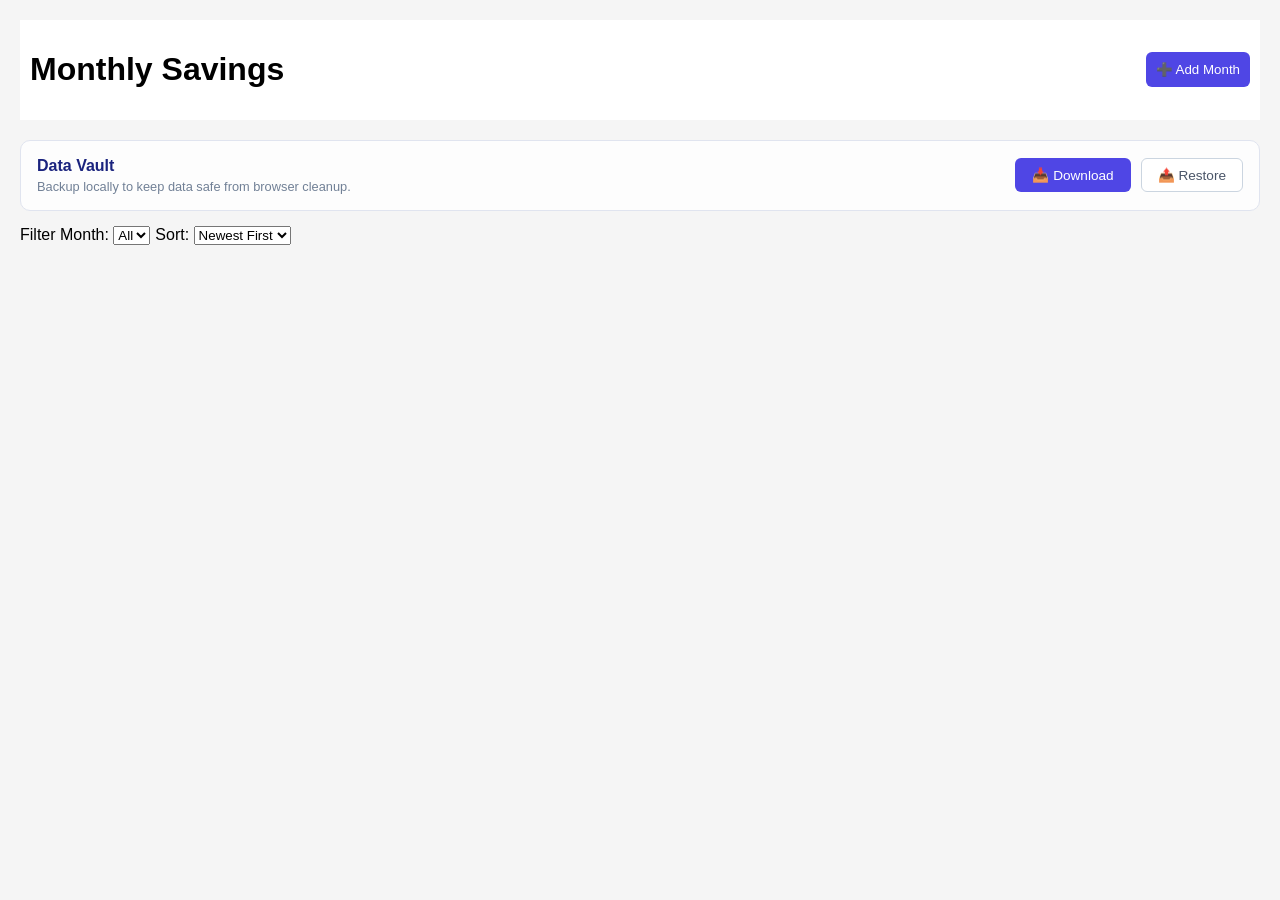
<file: SaveTrack App/index.html>
<!DOCTYPE html>
<html lang="en">
<head>
  <meta charset="UTF-8">
  <meta name="viewport" content="width=device-width, initial-scale=1.0">
  <meta name="mobile-web-app-capable" content="yes">
  <title>Monthly Savings</title>
  <link rel="stylesheet" href="style.css">
  <link rel="manifest" href="manifest.json">
  <script>
        if ('serviceWorker' in navigator) {
            window.addEventListener('load', () => {
                navigator.serviceWorker.register('service-worker.js')
                    .then(reg => console.log('Service Worker registered: ', reg))
                    .catch(err => console.log('Service Worker registration failed: ', err));
            });
        }
  </script>
</head>
<body>

<header>
  <h1>Monthly Savings</h1>
  <button onclick="location.href='add.html'">➕ Add Month</button>
</header>

<div class="data-vault-card">
    <div class="vault-info">
        <h3><i class="fas fa-database"></i> Data Vault</h3>
        <p>Backup locally to keep data safe from browser cleanup.</p>
    </div>
    <div class="vault-btns">
        <button onclick="exportData()" class="v-btn v-btn-primary">
            📥 Download
        </button>
        <input type="file" id="importFile" onchange="importData(event)" style="display:none;">
        <button onclick="document.getElementById('importFile').click()" class="v-btn v-btn-outline">
            📤 Restore
        </button>
    </div>
</div>

<div class="filters">
  <label>Filter Month:
    <select id="monthFilter">
      <option value="all">All</option>
    </select>
  </label>

  <label>Sort:
    <select id="sortOrder">
      <option value="desc">Newest First</option>
      <option value="asc">Oldest First</option>
    </select>
  </label>
</div>

<div id="cardContainer"></div>
 <!-- Action Modal -->
  <div id="actionModal" class="modal hidden">
    <div class="modal-content">
      <h3 id="modalMonth"></h3>
      <button id="viewBtn">👁️ View Details</button>
      <button id="editBtn">✏️ Edit Month</button>
      <button type="button" onclick="closeModal()">Cancel</button>
    </div>
  </div>

  <!-- Details Modal -->
  <div id="detailsModal" class="modal hidden">
    <div class="modal-content">
      <div id="detailsContent"></div>
      <button type="button" onclick="closeDetails()">Close</button>
    </div>
  </div>

<script src="script.js"></script>
</body>
</html>
</file>
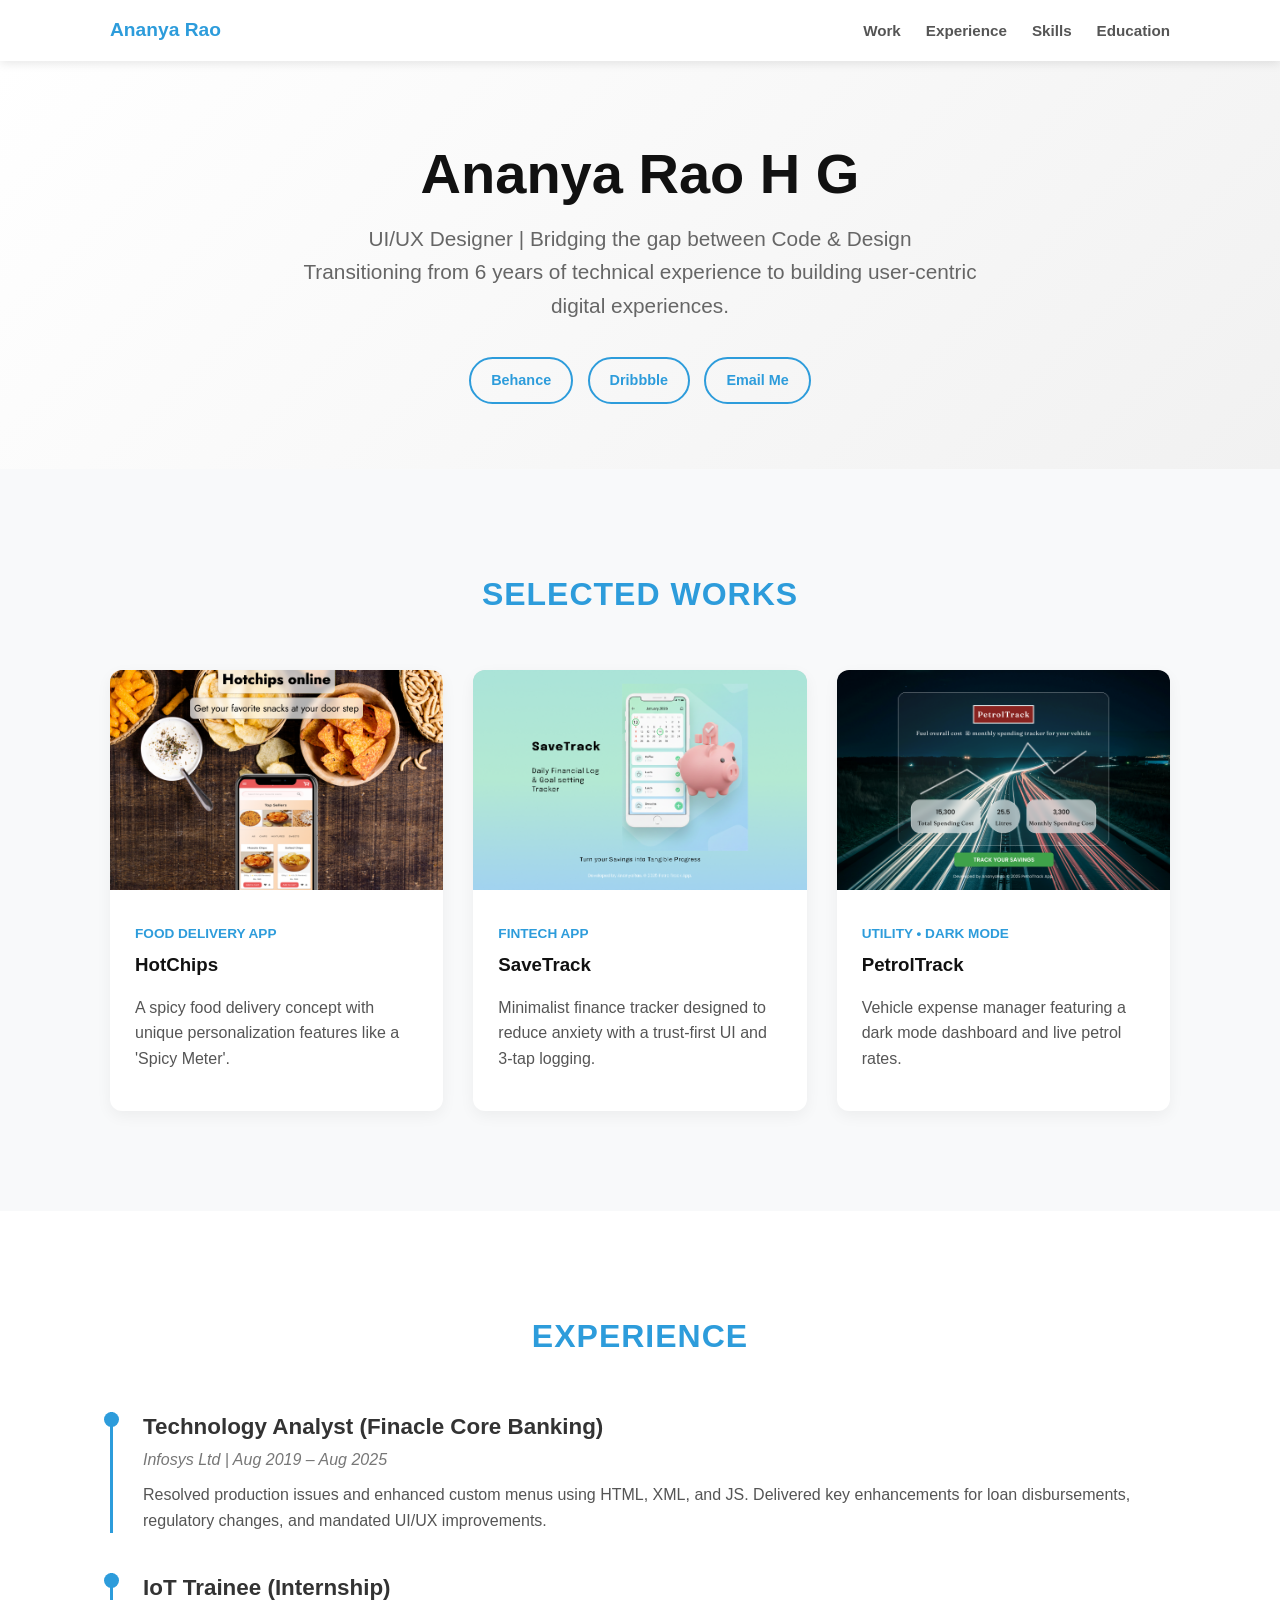
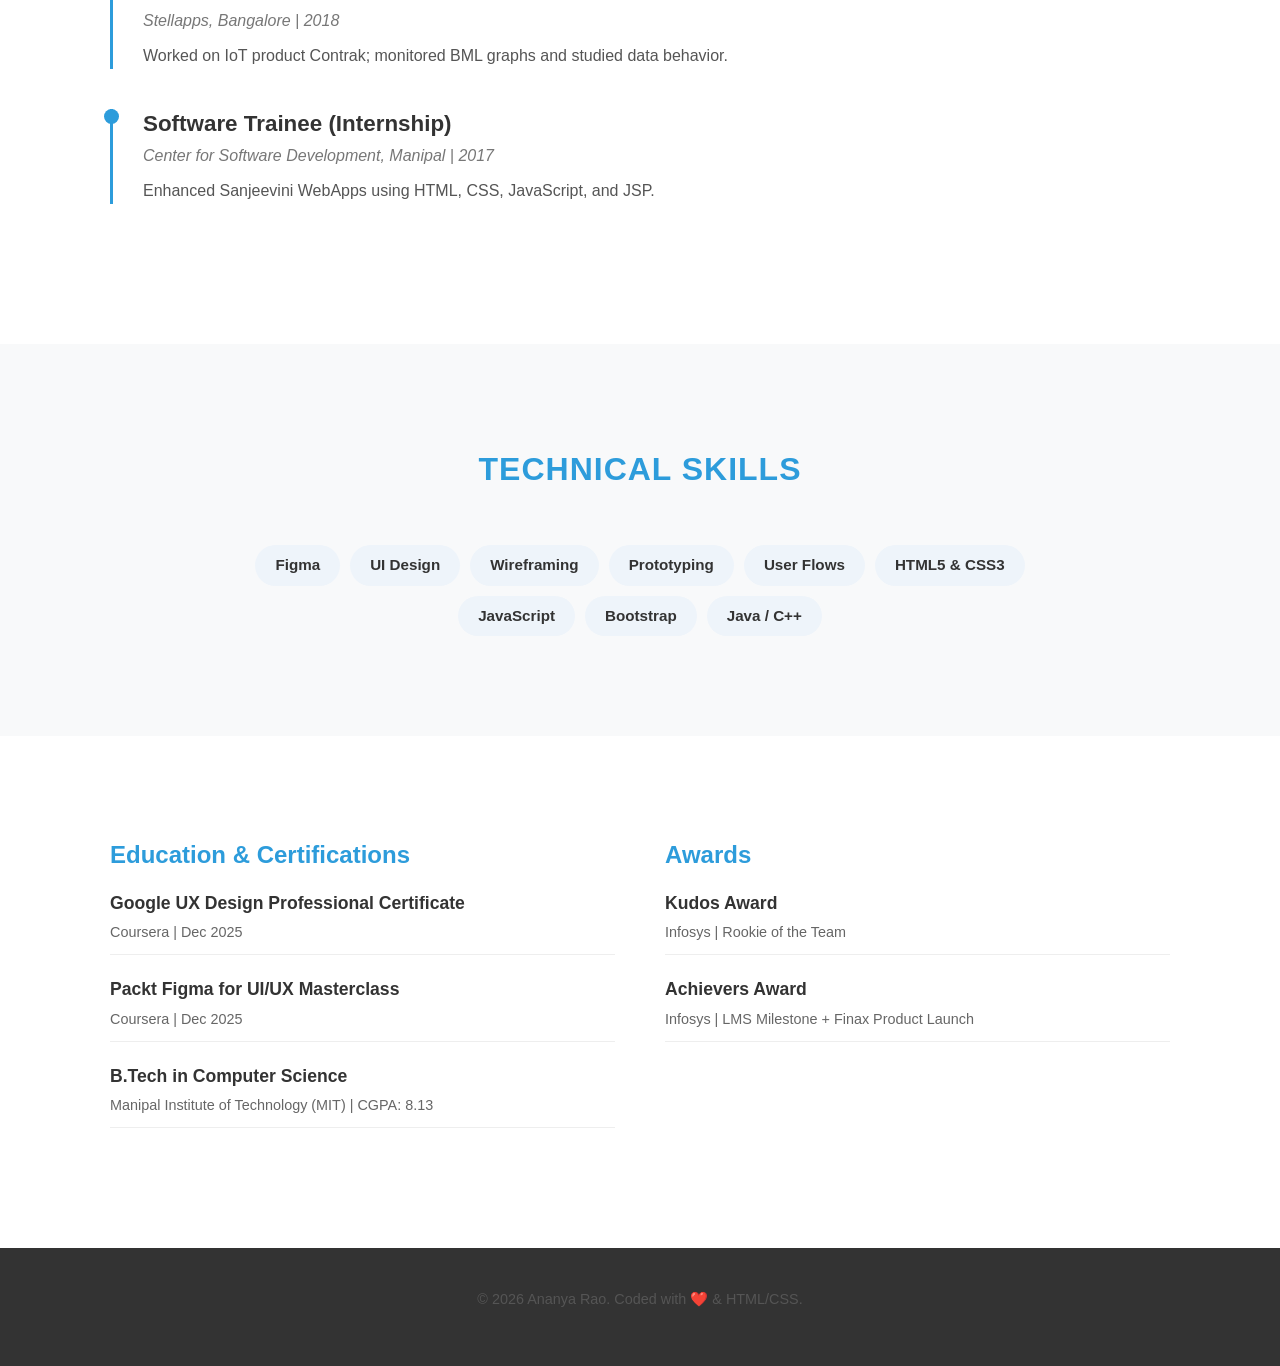
<file: Portfolio/portfolio.html>
<!DOCTYPE html>
<html lang="en">
<head>
    <meta charset="UTF-8">
    <meta name="viewport" content="width=device-width, initial-scale=1.0">
    <title>Ananya Rao | UX Designer & Developer</title>
    <style>
        /* --- CSS VARIABLES --- */
        :root {
            --bg-color: #f8f9fa;
            --text-color: #333;
            --heading-color: #111;
            --accent-color: #2D9CDB; /* Professional Blue */
            --card-bg: #ffffff;
            --nav-bg: rgba(255, 255, 255, 0.95);
            --section-padding: 100px 20px; /* Increased top padding for scroll offset */
        }

        /* --- BASIC RESET & TYPOGRAPHY --- */
        * { margin: 0; padding: 0; box-sizing: border-box; font-family: 'Segoe UI', Tahoma, Geneva, Verdana, sans-serif; }
        
        html { scroll-behavior: smooth; } /* ENABLE SMOOTH SCROLLING */
        
        body { background-color: var(--bg-color); color: var(--text-color); line-height: 1.6; padding-top: 60px; /* Space for fixed nav */ }
        h1, h2, h3 { color: var(--heading-color); margin-bottom: 15px; }
        p { color: #555; margin-bottom: 15px; }
        a { text-decoration: none; color: inherit; transition: 0.3s; }
        
        /* --- UTILITY CLASSES --- */
        .container { max-width: 1100px; margin: 0 auto; padding: 0 20px; }
        .section-title { font-size: 2rem; text-align: center; margin-bottom: 50px; text-transform: uppercase; letter-spacing: 1px; color: var(--accent-color); }

        /* --- STICKY NAVIGATION BAR --- */
        nav {
            position: fixed;
            top: 0;
            left: 0;
            width: 100%;
            background: var(--nav-bg);
            box-shadow: 0 2px 10px rgba(0,0,0,0.1);
            z-index: 1000;
            backdrop-filter: blur(10px); /* Glass effect */
        }
        
        .nav-container {
            max-width: 1100px;
            margin: 0 auto;
            display: flex;
            justify-content: space-between;
            align-items: center;
            padding: 15px 20px;
        }

        .logo { font-weight: 800; font-size: 1.2rem; color: var(--accent-color); }

        .nav-links { list-style: none; display: flex; gap: 25px; }
        .nav-links a { font-weight: 600; font-size: 0.95rem; color: #555; }
        .nav-links a:hover { color: var(--accent-color); }

        /* --- HERO SECTION --- */
        header {
            text-align: center;
            padding: 80px 20px 60px;
            background: linear-gradient(135deg, #fff 0%, #f1f1f1 100%);
        }
        header h1 { font-size: 3.5rem; font-weight: 800; line-height: 1.2; }
        header .subtitle { font-size: 1.3rem; color: #666; max-width: 700px; margin: 10px auto 30px; }
        
        .social-links { margin-top: 20px; }
        .social-links a {
            display: inline-block;
            margin: 5px; 
            padding: 10px 20px;
            border: 2px solid var(--accent-color);
            color: var(--accent-color);
            border-radius: 50px;
            font-weight: bold;
            font-size: 0.9rem;
        }
        .social-links a:hover { background: var(--accent-color); color: #fff; }

        /* --- PROJECTS GRID --- */
        #work { padding: var(--section-padding); }
        .projects-grid {
            display: grid;
            grid-template-columns: repeat(auto-fit, minmax(280px, 1fr)); 
            gap: 30px;
        }
        .project-card {
            background: var(--card-bg);
            border-radius: 12px;
            overflow: hidden;
            box-shadow: 0 5px 15px rgba(0,0,0,0.05);
            transition: transform 0.3s ease;
            cursor: pointer;
            display: block;
        }
        .project-card:hover { transform: translateY(-8px); box-shadow: 0 15px 30px rgba(0,0,0,0.1); }
        .card-image { width: 100%; height: 220px; background-color: #ddd; object-fit: cover; }
        .card-content { padding: 25px; }
        .tag { color: var(--accent-color); font-size: 0.85rem; font-weight: bold; text-transform: uppercase; display: block; margin-bottom: 5px;}

        /* --- EXPERIENCE TIMELINE --- */
        #experience { padding: var(--section-padding); background: #fff; }
        .timeline-item {
            border-left: 3px solid var(--accent-color);
            padding-left: 30px;
            margin-bottom: 40px;
            position: relative;
        }
        .timeline-item::before {
            content: ''; position: absolute; left: -9px; top: 0;
            width: 15px; height: 15px; background: var(--accent-color); border-radius: 50%;
        }
        .role { font-size: 1.4rem; font-weight: bold; line-height: 1.3; }
        .company { font-size: 1rem; color: #777; margin-bottom: 10px; font-style: italic; display: block; margin-top: 5px; }

        /* --- SKILLS SECTION --- */
        #skills { padding: var(--section-padding); text-align: center; }
        .skills-container { display: flex; flex-wrap: wrap; justify-content: center; gap: 10px; max-width: 800px; margin: 0 auto; }
        .skill-pill {
            background: #eef4fa; color: #333; padding: 8px 20px; border-radius: 50px; font-weight: 600; font-size: 0.95rem;
        }

        /* --- DUAL COLUMN (Education/Awards) --- */
        #education { padding: var(--section-padding); background: #fff; }
        .dual-column-section {
            display: grid;
            grid-template-columns: 1fr 1fr;
            gap: 50px;
        }
        .list-item { margin-bottom: 20px; border-bottom: 1px solid #eee; padding-bottom: 10px; }
        .list-title { font-weight: bold; font-size: 1.1rem; }
        .list-subtitle { color: #666; font-size: 0.9rem; margin-top: 4px; display: block; }

        /* --- FOOTER --- */
        footer { text-align: center; padding: 40px 20px; background: #333; color: #fff; font-size: 0.9rem; }

        /* =========================================
           MOBILE RESPONSIVENESS
           ========================================= */
        @media (max-width: 768px) {
            :root { var(--section-padding: 60px 20px); }

            /* Nav adjustments for mobile */
            .nav-container { flex-direction: column; gap: 10px; padding: 10px; }
            .nav-links { 
                gap: 15px; 
                font-size: 0.9rem; 
                width: 100%; 
                justify-content: center; 
                flex-wrap: wrap; /* Allows wrapping if screen is tiny */
            }

            /* Header */
            header h1 { font-size: 2.2rem; }
            header .subtitle { font-size: 1rem; }

            /* Grid Stack */
            .dual-column-section { grid-template-columns: 1fr; gap: 30px; }
            
            /* Timeline */
            .timeline-item { padding-left: 20px; }
            .role { font-size: 1.2rem; }
        }
    </style>
</head>
<body>

    <nav>
        <div class="nav-container">
            <div class="logo">Ananya Rao</div>
            <ul class="nav-links">
                <li><a href="#work">Work</a></li>
                <li><a href="#experience">Experience</a></li>
                <li><a href="#skills">Skills</a></li>
                <li><a href="#education">Education</a></li>
            </ul>
        </div>
    </nav>

    <header>
        <div class="container">
            <h1>Ananya Rao H G</h1>
            <p class="subtitle">UI/UX Designer | Bridging the gap between Code & Design <br> Transitioning from 6 years of technical experience to building user-centric digital experiences.</p>
            <div class="social-links">
                <a href="https://www.behance.net/anniekum" target="_blank">Behance</a>
                <a href="https://dribbble.com/annie090597" target="_blank">Dribbble</a>
                <a href="mailto:ananyarao09hg@gmail.com">Email Me</a>
            </div>
        </div>
    </header>

    <section id="work">
        <div class="container">
            <h2 class="section-title">Selected Works</h2>
            <div class="projects-grid">
                <a href="https://www.behance.net/gallery/244203205/HotChips-Online-Local-Snack-Delivery-App-livery-App-" target="_blank" class="project-card">
                    <img src="hotchips.png" alt="HotChips" class="card-image">
                    <div class="card-content">
                        <span class="tag">Food Delivery App</span>
                        <h3>HotChips</h3>
                        <p>A spicy food delivery concept with unique personalization features like a 'Spicy Meter'.</p>
                    </div>
                </a>
                <a href="https://www.behance.net/gallery/244202981/SaveTrack-Personal-Finance-Simplified-" target="_blank" class="project-card">
                    <img src="savetrack.png" alt="SaveTrack" class="card-image">
                    <div class="card-content">
                        <span class="tag">Fintech App</span>
                        <h3>SaveTrack</h3>
                        <p>Minimalist finance tracker designed to reduce anxiety with a trust-first UI and 3-tap logging.</p>
                    </div>
                </a>
                <a href="https://www.behance.net/gallery/244202493/PetrolTrack-Smart-Vehicle-Management-" target="_blank" class="project-card">
                    <img src="petroltrack.png" alt="PetrolTrack" class="card-image">
                    <div class="card-content">
                        <span class="tag">Utility • Dark Mode</span>
                        <h3>PetrolTrack</h3>
                        <p>Vehicle expense manager featuring a dark mode dashboard and live petrol rates.</p>
                    </div>
                </a>
            </div>
        </div>
    </section>

    <section id="experience">
        <div class="container">
            <h2 class="section-title">Experience</h2>
            
            <div class="timeline-item">
                <div class="role">Technology Analyst (Finacle Core Banking)</div>
                <div class="company">Infosys Ltd | Aug 2019 – Aug 2025</div>
                <p>Resolved production issues and enhanced custom menus using HTML, XML, and JS. Delivered key enhancements for loan disbursements, regulatory changes, and mandated UI/UX improvements.</p>
            </div>

            <div class="timeline-item">
                <div class="role">IoT Trainee (Internship)</div>
                <div class="company">Stellapps, Bangalore | 2018</div>
                <p>Worked on IoT product Contrak; monitored BML graphs and studied data behavior.</p>
            </div>

            <div class="timeline-item">
                <div class="role">Software Trainee (Internship)</div>
                <div class="company">Center for Software Development, Manipal | 2017</div>
                <p>Enhanced Sanjeevini WebApps using HTML, CSS, JavaScript, and JSP.</p>
            </div>
        </div>
    </section>

    <section id="skills">
        <div class="container">
            <h2 class="section-title">Technical Skills</h2>
            <div class="skills-container">
                <div class="skill-pill">Figma</div>
                <div class="skill-pill">UI Design</div>
                <div class="skill-pill">Wireframing</div>
                <div class="skill-pill">Prototyping</div>
                <div class="skill-pill">User Flows</div>
                <div class="skill-pill">HTML5 & CSS3</div>
                <div class="skill-pill">JavaScript</div>
                <div class="skill-pill">Bootstrap</div>
                <div class="skill-pill">Java / C++</div>
            </div>
        </div>
    </section>

    <section id="education">
        <div class="container dual-column-section">
            <div>
                <h2 style="color: var(--accent-color);">Education & Certifications</h2>
                
                <div class="list-item">
                    <div class="list-title">Google UX Design Professional Certificate</div>
                    <div class="list-subtitle">Coursera | Dec 2025</div>
                </div>

                <div class="list-item">
                    <div class="list-title">Packt Figma for UI/UX Masterclass</div>
                    <div class="list-subtitle">Coursera | Dec 2025</div>
                </div>

                <div class="list-item">
                    <div class="list-title">B.Tech in Computer Science</div>
                    <div class="list-subtitle">Manipal Institute of Technology (MIT) | CGPA: 8.13</div>
                </div>
            </div>

            <div>
                <h2 style="color: var(--accent-color);">Awards</h2>
                
                <div class="list-item">
                    <div class="list-title">Kudos Award</div>
                    <div class="list-subtitle">Infosys | Rookie of the Team</div>
                </div>

                <div class="list-item">
                    <div class="list-title">Achievers Award</div>
                    <div class="list-subtitle">Infosys | LMS Milestone + Finax Product Launch</div>
                </div>
            </div>
        </div>
    </section>

    <footer>
        <p>© 2026 Ananya Rao. Coded with ❤️ & HTML/CSS.</p>
    </footer>

</body>
</html>
</file>
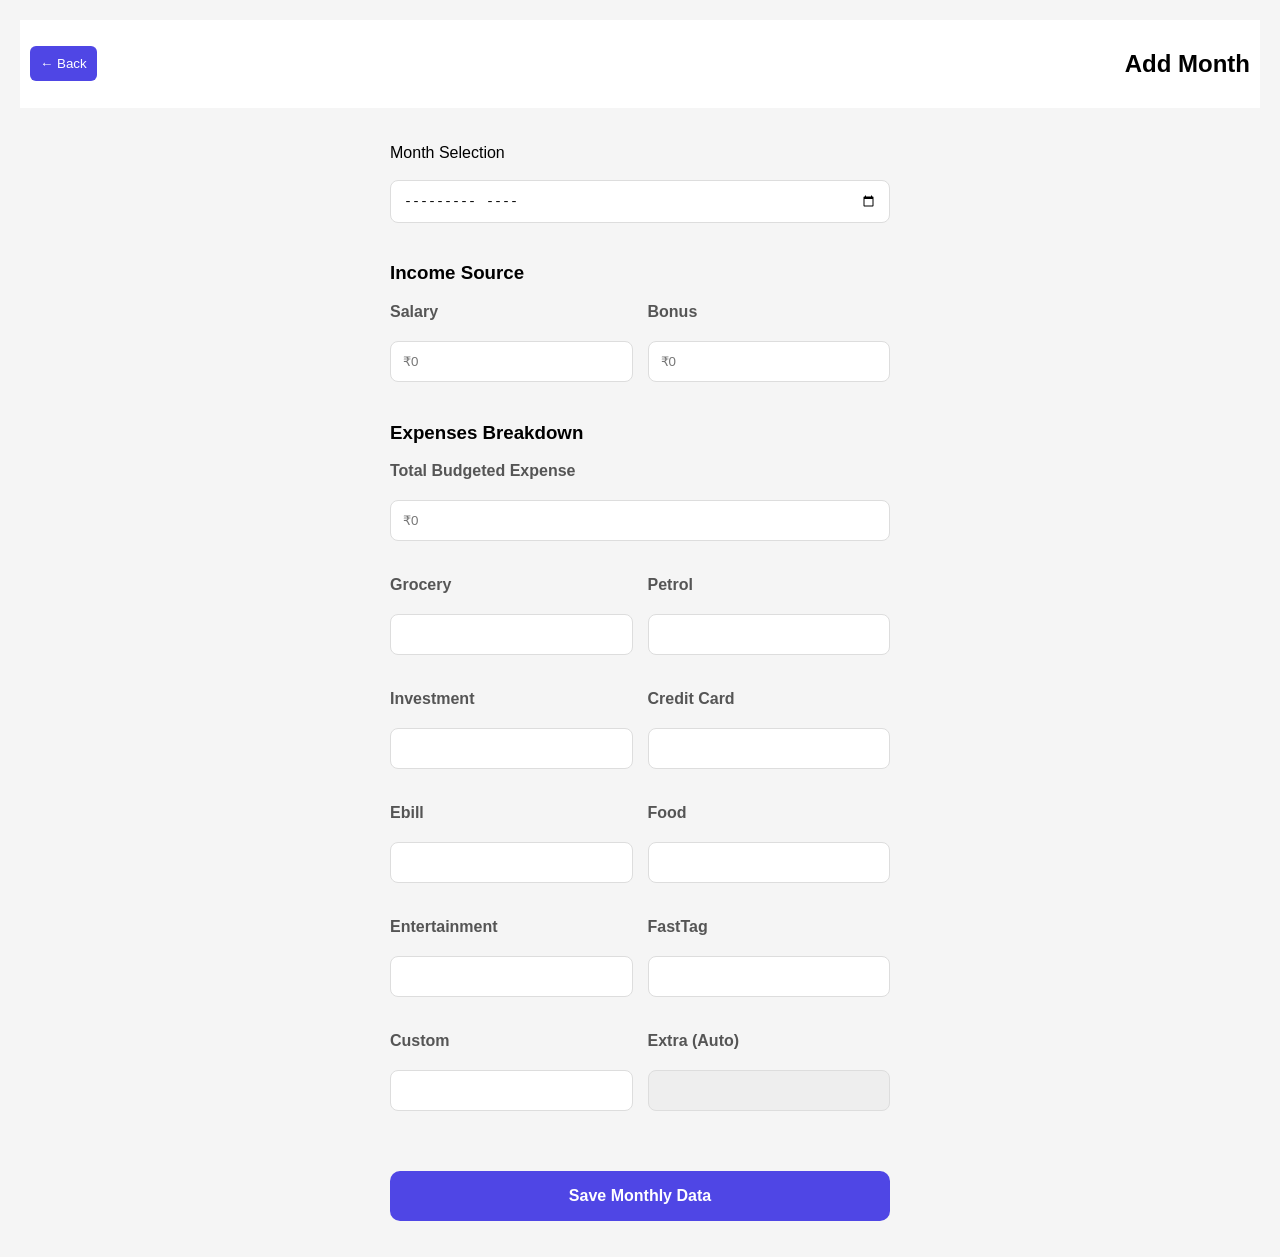
<file: SaveTrack App/add.html>
<!DOCTYPE html>
<html lang="en">
<head>
  <meta charset="UTF-8" />
  <title>Add Month</title>
  <link rel="stylesheet" href="style.css" />
</head>
<body>

  <header class="header">
    <button type="button" onclick="goBack()">← Back</button>
    <h2 id="pageTitle">Add Month</h2>
  </header>
  
  <div class="form">
  <div class="input-group">
    <label>Month Selection</label>
	<br/><br/>
    <input type="month" id="month" />
  </div>

  <h3>Income Source</h3>
  <div class="input-grid">
    <div class="field">
      <label>Salary</label>
      <input type="text" placeholder="₹0" id="salary" inputmode="numeric" pattern="[0-9]*" />
    </div>
    <div class="field">
      <label>Bonus</label>
      <input type="text" placeholder="₹0" id="bonus" inputmode="numeric" pattern="[0-9]*" />
    </div>
  </div>

  <h3>Expenses Breakdown</h3>
  <div class="field full-width">
    <label>Total Budgeted Expense</label>
    <input type="text" placeholder="₹0" id="totalExpense" inputmode="numeric" pattern="[0-9]*" />
  </div>

  <div class="input-grid">
    <div class="field"><label>Grocery</label><input type="text" id="grocery" inputmode="numeric" /></div>
    <div class="field"><label>Petrol</label><input type="text" id="petrol" inputmode="numeric" /></div>
    <div class="field"><label>Investment</label><input type="text" id="investment" inputmode="numeric" /></div>
    <div class="field"><label>Credit Card</label><input type="text" id="credit" inputmode="numeric" /></div>
	<div class="field"><label>Ebill</label><input type="text" id="ebill" inputmode="numeric" /></div>
    <div class="field"><label>Food</label><input type="text" id="food" inputmode="numeric" /></div>
    <div class="field"><label>Entertainment</label><input type="text" id="movie" inputmode="numeric" /></div>
    <div class="field"><label>FastTag</label><input type="text" id="fast" inputmode="numeric" /></div>
    <div class="field"><label>Custom</label><input type="text" id="custom" inputmode="numeric" /></div>
    <div class="field"><label>Extra (Auto)</label><input type="text" id="extraAmount" readonly style="background:#eeeeee;"/></div>
  </div>

  <button type="button" id="saveBtn" class="save-button">Save Monthly Data</button>
</div>

  <script src="script.js"></script>
</body>
</html>
</file>
<file: SaveTrack App/style.css>
body {
  font-family: sans-serif; 
  padding: 20px;
  margin: 0;
  background: #f5f5f5;
}

button {
  padding: 10px;
  border: none;
  background: #4f46e5;
  color: white;
  border-radius: 6px;
  cursor: pointer;
}
.filters { 
	display: flex; 
	gap: 5px; 
	margin-bottom: 20px; 
}

.delete-btn {
    padding: 5px 10px !important;
    background: transparent !important;
    color: #ff4d4d !important;
    font-weight: bold;
    font-size: 20px;
    transition: 0.3s;
}

.delete-btn:hover {
    color: #b30000 !important;
    transform: scale(1.2);
}

header { 
	display: flex; 
	justify-content: space-between; 
	align-items: center; 
	margin-bottom: 20px; 
	gap: 15px;
	background: white; 
	padding: 10px
}

#cardContainer {
    display: flex;
    flex-direction: column;
    align-items: center;    /* This center-aligns the cards horizontally */
    gap: 20px;
    padding: 20px;
    
    max-height: 75vh;       /* Viewport height so it fits any screen */
    overflow-y: auto;
    scroll-snap-type: y mandatory;
}

.card {
    background: #ffffff;
    padding: 24px;
    border-radius: 16px;    /* Softer, more modern corners */
    border: 1px solid #e1e4e8;
    
    /* Center-aligning the card itself and its contents */
    width: 100%;
    max-width: 500px;       /* Keeps cards from stretching too wide on PC */
    text-align: center;     /* Centers the text inside the card */
    
    box-shadow: 0 4px 12px rgba(0, 0, 0, 0.05);
    transition: transform 0.2s ease; /* Subtle lift effect on hover */
    cursor: pointer;
    scroll-snap-align: start;
    box-sizing: border-box;
}

.card:hover {
    transform: translateY(-3px); /* Lifts the card when you hover */
    box-shadow: 0 8px 24px rgba(0, 0, 0, 0.1);
}

/* Enhancing the text inside the cards */
.card h3 {
    margin: 0 0 12px 0;
    color: #1a1a1a;
    font-size: 1.4rem;
}

.card p {
    margin: 8px 0;
    color: #4a5568;
    font-size: 1.1rem;
    display: flex;
    justify-content: space-between; /* Keeps labels on left and values on right */
    padding: 0 40px;               /* Adds breathing room to the sides */
}

/* Highlighting the Savings */
.card .savings-value {
    margin-top: 15px;
    font-size: 1.5rem;
    font-weight: 800;
    color: #27ae60;
    background: #f0fff4;
    padding: 10px;
    border-radius: 8px;
}

input {
  width: 100%;
  padding: 10px;
  margin-bottom: 12px;
}

.modal {
  position: fixed;
  inset: 0;
  background: rgba(0,0,0,0.4);
  display: flex;
  justify-content: center;
  align-items: center;
}

.modal-content {
  background: white;
  padding: 20px;
  border-radius: 12px;
  width: 90%;
  max-width: 400px;
}

.hidden {
  display: none;
}

/* Update these in your style.css */

.form {
  padding: 16px;
  max-width: 500px;
  margin: 0 auto;
  min-height: 90vh; /* Ensures the form takes up the mobile height */
}

/* Grid for side-by-side inputs */
.input-grid {
  display: grid;
  grid-template-columns: 1fr 1fr;
  gap: 15px;
  margin-bottom: 20px;
}

.field {
  display: flex;
  flex-direction: column;
}

.field label {
  font-size: 1rem;
  font-weight: bold;
  color: #555;
  margin-bottom: 20px;
}

.full-width {
  margin-bottom: 15px;
}

input {
  width: 100%;
  padding: 12px;
  margin-bottom: 20px; /* Reduced bottom margin */
  border: 1px solid #ddd;
  border-radius: 8px;
  box-sizing: border-box;
}

.save-button {
  width: 100%;
  padding: 16px;
  background: #4f46e5;
  color: white;
  border-radius: 10px;
  font-weight: bold;
  font-size: 1rem;
  margin-top: 20px;
  border: none;
  cursor: pointer;
}

.data-vault-card {
    background: #fdfdfd;
    border: 1px solid #e0e4ef;
    border-radius: 10px;
    padding: 16px;
    margin: 15px 0;
    display: flex;
    justify-content: space-between;
    align-items: center;
    gap: 15px;
}

.vault-info h3 {
    margin: 0;
    color: #1a237e;
    font-size: 1rem;
    font-weight: 600;
}

.vault-info p {
    margin: 4px 0 0 0;
    font-size: 0.8rem;
    color: #718096;
}

.vault-btns {
    display: flex;
    gap: 10px;
}

.v-btn {
    padding: 8px 16px;
    border-radius: 6px;
    font-size: 0.85rem;
    font-weight: 500;
    cursor: pointer;
    transition: all 0.2s ease;
    border: 1px solid transparent;
}

.v-btn-primary {
    background: #4f46e5;
    color: white;
}

.v-btn-outline {
    background: #fff;
    border-color: #cbd5e0;
    color: #4a5568;
}

/* MOBILE RESPONSIVENESS */
@media (max-width: 600px) {
    .data-vault-card {
        flex-direction: column;
        align-items: stretch;
        text-align: center;
    }
    .vault-btns {
        justify-content: center;
    }
    .v-btn {
        flex: 1;
    }
}
</file>
